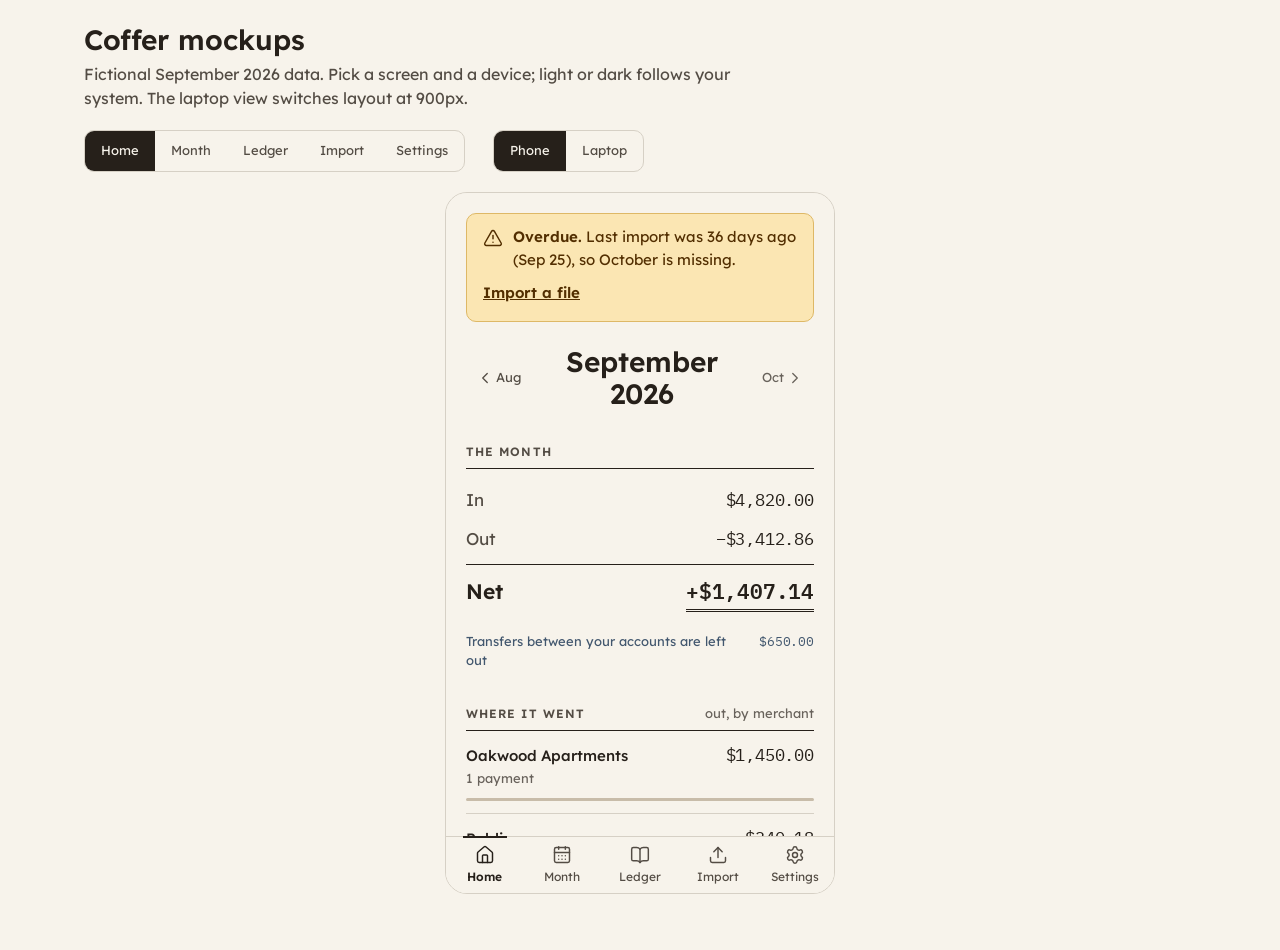
<file: docs/mockups/index.html>
<!doctype html>
<html lang="en">
<head>
<meta charset="utf-8">
<meta name="viewport" content="width=device-width, initial-scale=1">
<title>Coffer: Mockups</title>
<link rel="stylesheet" href="coffer.css">
<style>
  /* One screen at a time, chosen with radio buttons (no script). Nothing scrolls sideways. */
  body { padding-bottom: 32px; }
  .shell { max-width: 72rem; margin: 0 auto; padding: 24px 20px; }
  .shell h1 { font: 600 var(--t-xl)/1.15 var(--serif); margin: 0 0 6px; }
  .shell > p { margin: 0 0 20px; max-width: 65ch; color: var(--ink-2); }
  .controls { display: flex; flex-wrap: wrap; gap: 12px 28px; align-items: center; margin-bottom: 20px; }
  .group { display: inline-flex; flex-wrap: wrap; border: 1px solid var(--rule); border-radius: 10px; overflow: hidden; }
  .group input { position: absolute; opacity: 0; pointer-events: none; }
  .group label { min-height: 40px; display: inline-flex; align-items: center; padding: 0 16px; font-size: var(--t-sm); color: var(--ink-2); cursor: pointer; transition: background 150ms var(--ease); }
  .group label:hover { background: var(--paper-2); }
  .group input:checked + label { background: var(--ink); color: var(--paper); }
  .group input:focus-visible + label { outline: 2px solid var(--focus); outline-offset: -2px; }
  .stage { display: flex; justify-content: center; }
  iframe { display: none; width: 390px; max-width: 100%; height: 78vh; min-height: 560px; border: 1px solid var(--rule); border-radius: 22px; background: var(--paper); }
  .shell:has(#d-laptop:checked) iframe { width: 100%; border-radius: 12px; }
  .shell:has(#s-home:checked) .f-home,
  .shell:has(#s-month:checked) .f-month,
  .shell:has(#s-ledger:checked) .f-ledger,
  .shell:has(#s-import:checked) .f-import,
  .shell:has(#s-settings:checked) .f-settings { display: block; }
</style>
</head>
<body>
<div class="shell">
  <h1>Coffer mockups</h1>
  <p>Fictional September 2026 data. Pick a screen and a device; light or dark follows your system. The laptop view switches layout at 900px.</p>

  <div class="controls">
    <div class="group" role="radiogroup" aria-label="Screen">
      <input type="radio" name="s" id="s-home" checked><label for="s-home">Home</label>
      <input type="radio" name="s" id="s-month"><label for="s-month">Month</label>
      <input type="radio" name="s" id="s-ledger"><label for="s-ledger">Ledger</label>
      <input type="radio" name="s" id="s-import"><label for="s-import">Import</label>
      <input type="radio" name="s" id="s-settings"><label for="s-settings">Settings</label>
    </div>
    <div class="group" role="radiogroup" aria-label="Device">
      <input type="radio" name="d" id="d-phone" checked><label for="d-phone">Phone</label>
      <input type="radio" name="d" id="d-laptop"><label for="d-laptop">Laptop</label>
    </div>
  </div>

  <div class="stage">
    <iframe class="f-home" src="home.html" title="Home"></iframe>
    <iframe class="f-month" src="month.html" title="Month"></iframe>
    <iframe class="f-ledger" src="transactions.html" title="Ledger"></iframe>
    <iframe class="f-import" src="import.html" title="Import"></iframe>
    <iframe class="f-settings" src="settings.html" title="Settings"></iframe>
  </div>
</div>
</body>
</html>
</file>
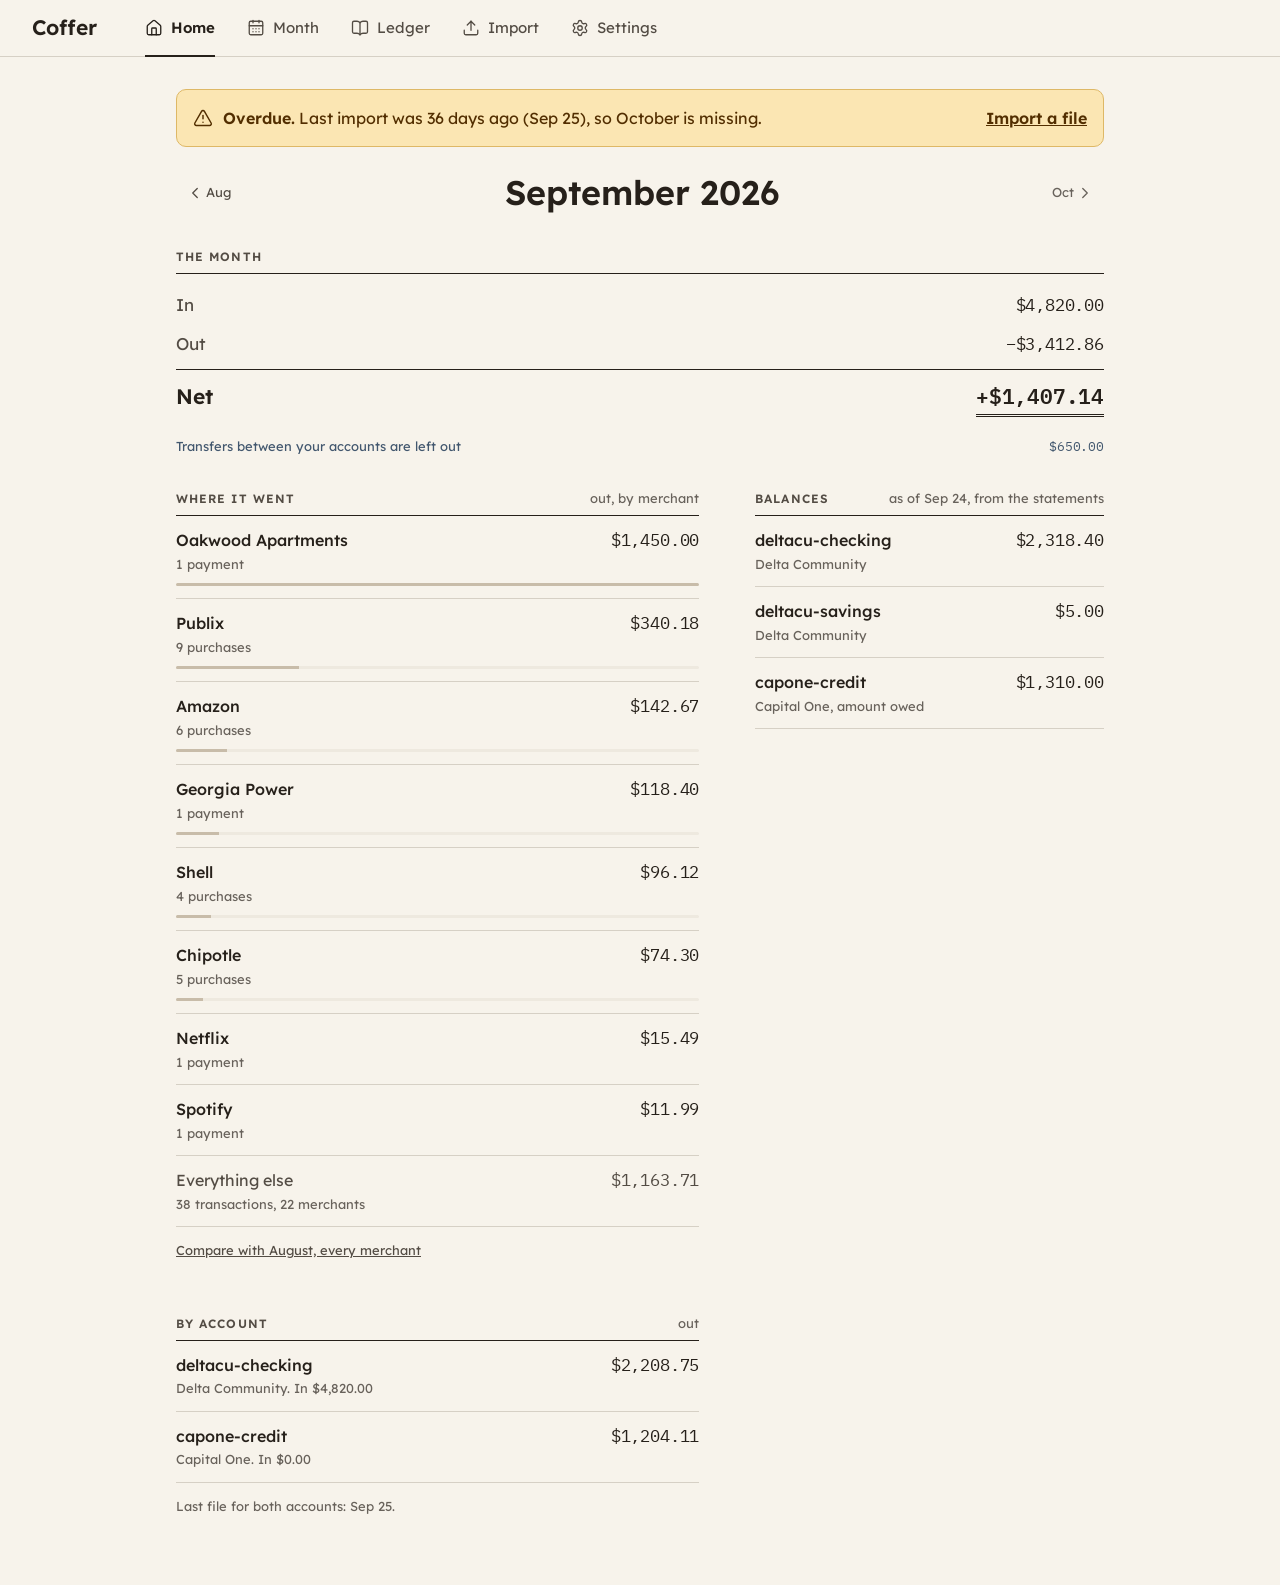
<file: docs/mockups/home.html>
<!doctype html>
<html lang="en">
<head>
<meta charset="utf-8">
<meta name="viewport" content="width=device-width, initial-scale=1">
<title>Coffer: Home</title>
<link rel="stylesheet" href="coffer.css">
</head>
<body>
<nav class="nav" aria-label="Main">
  <span class="brand">Coffer</span>
  <a href="home.html" aria-current="page"><svg class="ic" viewBox="0 0 24 24" fill="none" stroke="currentColor" stroke-width="1.75" stroke-linecap="round" stroke-linejoin="round" aria-hidden="true"><path d="M15 21v-8a1 1 0 0 0-1-1h-4a1 1 0 0 0-1 1v8" /><path d="M3 10a2 2 0 0 1 .709-1.528l7-6a2 2 0 0 1 2.582 0l7 6A2 2 0 0 1 21 10v9a2 2 0 0 1-2 2H5a2 2 0 0 1-2-2z" /></svg><span>Home</span></a>
  <a href="month.html"><svg class="ic" viewBox="0 0 24 24" fill="none" stroke="currentColor" stroke-width="1.75" stroke-linecap="round" stroke-linejoin="round" aria-hidden="true"><path d="M8 2v3" /><path d="M16 2v3" /><rect x="3" y="3" width="18" height="18" rx="2" /><path d="M3 9h18" /><path d="M8 13h.01" /><path d="M12 13h.01" /><path d="M16 13h.01" /><path d="M8 17h.01" /><path d="M12 17h.01" /><path d="M16 17h.01" /></svg><span>Month</span></a>
  <a href="transactions.html"><svg class="ic" viewBox="0 0 24 24" fill="none" stroke="currentColor" stroke-width="1.75" stroke-linecap="round" stroke-linejoin="round" aria-hidden="true"><path d="M12 5v16" /><path d="M20.001 19A2 2 0 0022 17V5a2 2 0 00-1.999-2L16 3.002A5 5 0 0012 5a5 5 0 00-4-2H4a2 2 0 00-2 2v12a2 2 0 001.999 2H8a5 5 0 014 2 5 5 0 014-2z" /></svg><span>Ledger</span></a>
  <a href="import.html"><svg class="ic" viewBox="0 0 24 24" fill="none" stroke="currentColor" stroke-width="1.75" stroke-linecap="round" stroke-linejoin="round" aria-hidden="true"><path d="M12 3v12" /><path d="m17 8-5-5-5 5" /><path d="M21 15v4a2 2 0 0 1-2 2H5a2 2 0 0 1-2-2v-4" /></svg><span>Import</span></a>
  <a href="settings.html"><svg class="ic" viewBox="0 0 24 24" fill="none" stroke="currentColor" stroke-width="1.75" stroke-linecap="round" stroke-linejoin="round" aria-hidden="true"><path d="M9.671 4.136a2.34 2.34 0 0 1 4.659 0 2.34 2.34 0 0 0 3.319 1.915 2.34 2.34 0 0 1 2.33 4.033 2.34 2.34 0 0 0 0 3.831 2.34 2.34 0 0 1-2.33 4.033 2.34 2.34 0 0 0-3.319 1.915 2.34 2.34 0 0 1-4.659 0 2.34 2.34 0 0 0-3.32-1.915 2.34 2.34 0 0 1-2.33-4.033 2.34 2.34 0 0 0 0-3.831A2.34 2.34 0 0 1 6.35 6.051a2.34 2.34 0 0 0 3.319-1.915" /><circle cx="12" cy="12" r="3" /></svg><span>Settings</span></a>
</nav>

<main class="page">
  <div class="banner" role="status">
    <span class="msg"><svg class="ic" viewBox="0 0 24 24" fill="none" stroke="currentColor" stroke-width="1.75" stroke-linecap="round" stroke-linejoin="round" aria-hidden="true"><path d="m21.73 18-8-14a2 2 0 0 0-3.48 0l-8 14A2 2 0 0 0 4 21h16a2 2 0 0 0 1.73-3" /><path d="M12 9v4" /><path d="M12 17h.01" /></svg><span><b>Overdue.</b> Last import was 36 days ago (Sep 25), so October is missing.</span></span>
    <a href="import.html">Import a file</a>
  </div>

  <div class="head">
    <a class="go" href="#"><svg class="ic" viewBox="0 0 24 24" fill="none" stroke="currentColor" stroke-width="1.75" stroke-linecap="round" stroke-linejoin="round" aria-hidden="true"><path d="m15 18-6-6 6-6" /></svg>Aug</a>
    <h1>September 2026</h1>
    <a class="go off" href="#">Oct<svg class="ic" viewBox="0 0 24 24" fill="none" stroke="currentColor" stroke-width="1.75" stroke-linecap="round" stroke-linejoin="round" aria-hidden="true"><path d="m9 18 6-6-6-6" /></svg></a>
  </div>

  <section class="sec" aria-labelledby="sum-h">
    <h2 id="sum-h">The month</h2>
    <dl class="sum" style="margin-top:12px">
      <div><dt>In</dt><dd>$4,820.00</dd></div>
      <div><dt>Out</dt><dd>&minus;$3,412.86</dd></div>
      <div class="total"><dt>Net</dt><dd>+$1,407.14</dd></div>
    </dl>
    <p class="sum-note"><span>Transfers between your accounts are left out</span><span class="amt">$650.00</span></p>
  </section>

  <div class="cols" style="margin-top:36px">
    <section class="sec" aria-labelledby="where-h">
      <h2 id="where-h">Where it went <span>out, by merchant</span></h2>
      <ul class="rows">
        <li class="row"><span class="name">Oakwood Apartments</span><span class="amt">$1,450.00</span><span class="sub">1 payment</span><span class="bar"><i style="width:100%"></i></span></li>
        <li class="row"><span class="name">Publix</span><span class="amt">$340.18</span><span class="sub">9 purchases</span><span class="bar"><i style="width:23.5%"></i></span></li>
        <li class="row"><span class="name">Amazon</span><span class="amt">$142.67</span><span class="sub">6 purchases</span><span class="bar"><i style="width:9.8%"></i></span></li>
        <li class="row"><span class="name">Georgia Power</span><span class="amt">$118.40</span><span class="sub">1 payment</span><span class="bar"><i style="width:8.2%"></i></span></li>
        <li class="row"><span class="name">Shell</span><span class="amt">$96.12</span><span class="sub">4 purchases</span><span class="bar"><i style="width:6.6%"></i></span></li>
        <li class="row"><span class="name">Chipotle</span><span class="amt">$74.30</span><span class="sub">5 purchases</span><span class="bar"><i style="width:5.1%"></i></span></li>
        <li class="row"><span class="name">Netflix</span><span class="amt">$15.49</span><span class="sub">1 payment</span></li>
        <li class="row"><span class="name">Spotify</span><span class="amt">$11.99</span><span class="sub">1 payment</span></li>
        <li class="row quiet"><span class="name">Everything else</span><span class="amt">$1,163.71</span><span class="sub">38 transactions, 22 merchants</span></li>
      </ul>
      <a class="more" href="month.html">Compare with August, every merchant</a>
    </section>

    <section class="sec" aria-labelledby="bal-h">
      <h2 id="bal-h">Balances <span>as of Sep 24, from the statements</span></h2>
      <ul class="rows">
        <li class="row"><span class="name">deltacu-checking</span><span class="amt">$2,318.40</span><span class="sub">Delta Community</span></li>
        <li class="row"><span class="name">deltacu-savings</span><span class="amt">$5.00</span><span class="sub">Delta Community</span></li>
        <li class="row"><span class="name">capone-credit</span><span class="amt">$1,310.00</span><span class="sub">Capital One, amount owed</span></li>
      </ul>
    </section>

    <section class="sec" aria-labelledby="acct-h">
      <h2 id="acct-h">By account <span>out</span></h2>
      <ul class="rows">
        <li class="row"><span class="name">deltacu-checking</span><span class="amt">$2,208.75</span><span class="sub">Delta Community. In $4,820.00</span></li>
        <li class="row"><span class="name">capone-credit</span><span class="amt">$1,204.11</span><span class="sub">Capital One. In $0.00</span></li>
      </ul>
      <p class="faint small" style="margin-top:14px">Last file for both accounts: Sep 25.</p>
    </section>
  </div>
</main>
</body>
</html>
</file>
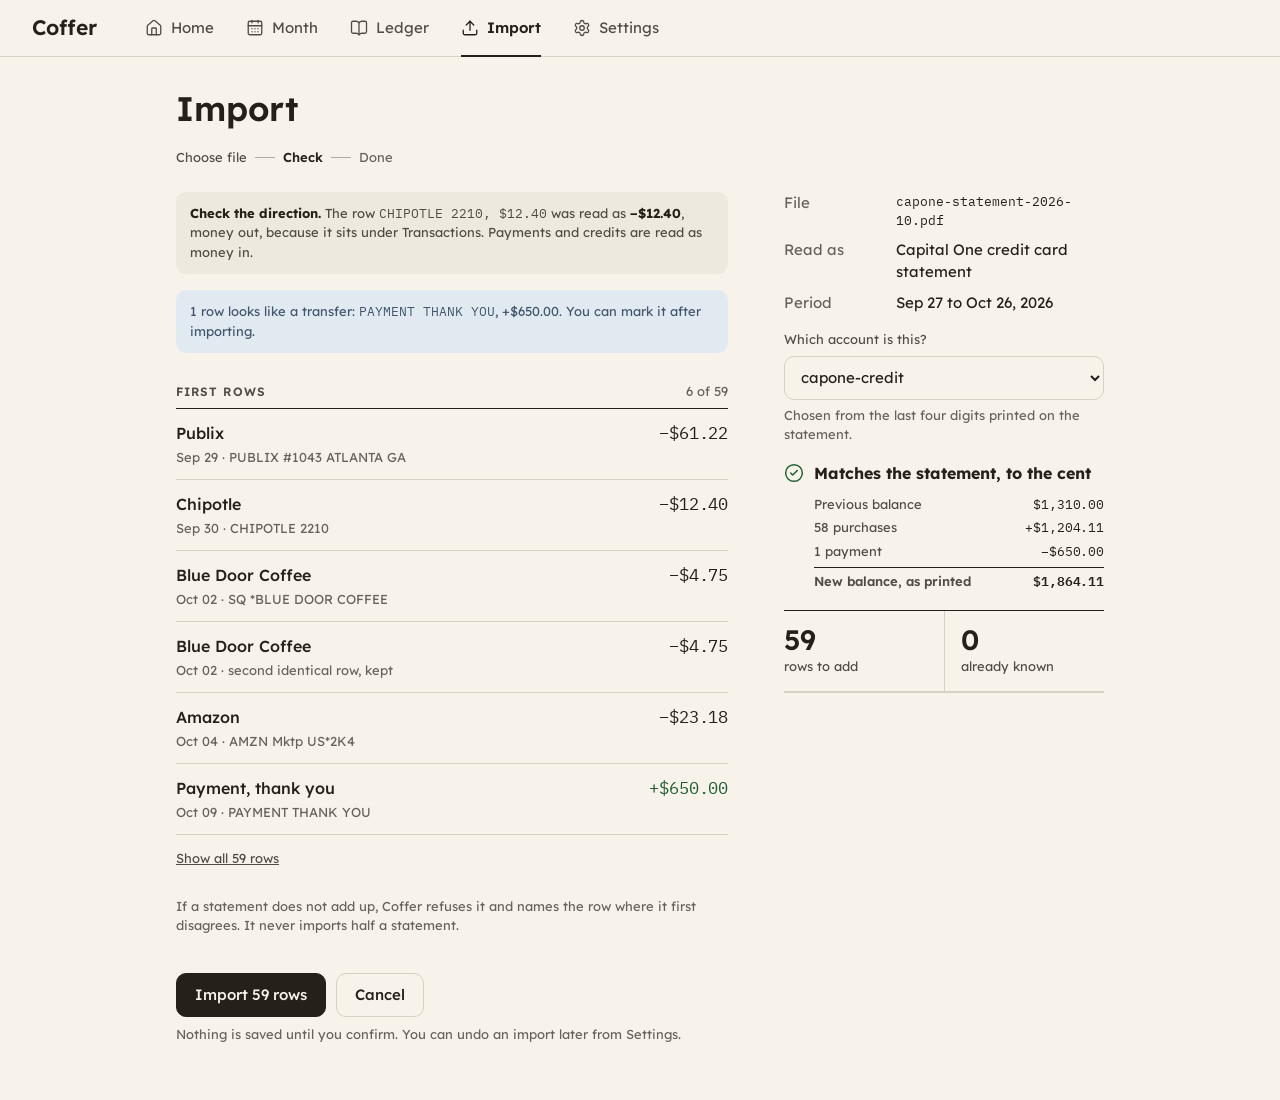
<file: docs/mockups/import.html>
<!doctype html>
<html lang="en">
<head>
<meta charset="utf-8">
<meta name="viewport" content="width=device-width, initial-scale=1">
<title>Coffer: Import</title>
<link rel="stylesheet" href="coffer.css">
<style>
  .import-grid .rail { margin-bottom: 8px; }
  .proof { display: flex; gap: 10px; align-items: flex-start; }
  .proof .ic { margin-top: 2px; color: var(--fall); }
  .proof dl { margin: 8px 0 0; font-size: var(--t-sm); }
  .proof dl > div { display: flex; justify-content: space-between; padding: 2px 0; }
  .proof dt { color: var(--ink-2); } .proof dd { margin: 0; font-variant-numeric: tabular-nums; }
  .proof .eq { border-top: 1px solid var(--rule-strong); margin-top: 4px; padding-top: 4px; font-weight: 600; }
  @media (min-width: 900px) {
    .import-grid .rail { grid-column: 2; grid-row: 1; position: sticky; top: 24px; margin: 0; }
    .import-grid .body { grid-column: 1; grid-row: 1; }
    .import-grid .counts { grid-template-columns: repeat(2, 1fr); }
    .import-grid .counts > div:nth-child(even) { border-left: 1px solid var(--rule); padding-left: 16px; }
    .import-grid .counts > div { border-bottom: 1px solid var(--rule); padding-right: 0; }
  }
</style>
</head>
<body>
<nav class="nav" aria-label="Main">
  <span class="brand">Coffer</span>
  <a href="home.html"><svg class="ic" viewBox="0 0 24 24" fill="none" stroke="currentColor" stroke-width="1.75" stroke-linecap="round" stroke-linejoin="round" aria-hidden="true"><path d="M15 21v-8a1 1 0 0 0-1-1h-4a1 1 0 0 0-1 1v8" /><path d="M3 10a2 2 0 0 1 .709-1.528l7-6a2 2 0 0 1 2.582 0l7 6A2 2 0 0 1 21 10v9a2 2 0 0 1-2 2H5a2 2 0 0 1-2-2z" /></svg><span>Home</span></a>
  <a href="month.html"><svg class="ic" viewBox="0 0 24 24" fill="none" stroke="currentColor" stroke-width="1.75" stroke-linecap="round" stroke-linejoin="round" aria-hidden="true"><path d="M8 2v3" /><path d="M16 2v3" /><rect x="3" y="3" width="18" height="18" rx="2" /><path d="M3 9h18" /><path d="M8 13h.01" /><path d="M12 13h.01" /><path d="M16 13h.01" /><path d="M8 17h.01" /><path d="M12 17h.01" /><path d="M16 17h.01" /></svg><span>Month</span></a>
  <a href="transactions.html"><svg class="ic" viewBox="0 0 24 24" fill="none" stroke="currentColor" stroke-width="1.75" stroke-linecap="round" stroke-linejoin="round" aria-hidden="true"><path d="M12 5v16" /><path d="M20.001 19A2 2 0 0022 17V5a2 2 0 00-1.999-2L16 3.002A5 5 0 0012 5a5 5 0 00-4-2H4a2 2 0 00-2 2v12a2 2 0 001.999 2H8a5 5 0 014 2 5 5 0 014-2z" /></svg><span>Ledger</span></a>
  <a href="import.html" aria-current="page"><svg class="ic" viewBox="0 0 24 24" fill="none" stroke="currentColor" stroke-width="1.75" stroke-linecap="round" stroke-linejoin="round" aria-hidden="true"><path d="M12 3v12" /><path d="m17 8-5-5-5 5" /><path d="M21 15v4a2 2 0 0 1-2 2H5a2 2 0 0 1-2-2v-4" /></svg><span>Import</span></a>
  <a href="settings.html"><svg class="ic" viewBox="0 0 24 24" fill="none" stroke="currentColor" stroke-width="1.75" stroke-linecap="round" stroke-linejoin="round" aria-hidden="true"><path d="M9.671 4.136a2.34 2.34 0 0 1 4.659 0 2.34 2.34 0 0 0 3.319 1.915 2.34 2.34 0 0 1 2.33 4.033 2.34 2.34 0 0 0 0 3.831 2.34 2.34 0 0 1-2.33 4.033 2.34 2.34 0 0 0-3.319 1.915 2.34 2.34 0 0 1-4.659 0 2.34 2.34 0 0 0-3.32-1.915 2.34 2.34 0 0 1-2.33-4.033 2.34 2.34 0 0 0 0-3.831A2.34 2.34 0 0 1 6.35 6.051a2.34 2.34 0 0 0 3.319-1.915" /><circle cx="12" cy="12" r="3" /></svg><span>Settings</span></a>
</nav>

<main class="page">
  <div class="head"><h1 class="title-left">Import</h1></div>

  <ol class="steps" aria-label="Progress">
    <li class="done">Choose file</li>
    <li class="on" aria-current="step">Check</li>
    <li>Done</li>
  </ol>

  <div class="import-grid">
    <div class="rail stack">
      <section>
        <dl class="kv" style="grid-template-columns:6rem minmax(0,1fr)">
          <dt>File</dt><dd class="mono">capone-statement-2026-10.pdf</dd>
          <dt>Read as</dt><dd>Capital One credit card statement</dd>
          <dt>Period</dt><dd>Sep 27 to Oct 26, 2026</dd>
        </dl>
      </section>
      <label class="f">Which account is this?
        <select class="field">
          <option>capone-credit</option>
          <option>deltacu-checking</option>
          <option>deltacu-savings</option>
          <option>Add a new account</option>
        </select>
      </label>
      <p class="faint small" style="margin-top:6px">Chosen from the last four digits printed on the statement.</p>

      <div class="proof" role="status">
        <svg class="ic" viewBox="0 0 24 24" fill="none" stroke="currentColor" stroke-width="1.75" stroke-linecap="round" stroke-linejoin="round" aria-hidden="true"><circle cx="12" cy="12" r="10" /><path d="m16 9-5.5 5.5L8 12" /></svg>
        <div style="flex:1">
          <strong>Matches the statement, to the cent</strong>
          <dl>
            <div><dt>Previous balance</dt><dd>$1,310.00</dd></div>
            <div><dt>58 purchases</dt><dd>+$1,204.11</dd></div>
            <div><dt>1 payment</dt><dd>&minus;$650.00</dd></div>
            <div class="eq"><dt>New balance, as printed</dt><dd>$1,864.11</dd></div>
          </dl>
        </div>
      </div>

      <div class="counts">
        <div><div class="n">59</div><div class="l">rows to add</div></div>
        <div><div class="n">0</div><div class="l">already known</div></div>
      </div>
    </div>

    <div class="body">
      <p class="tint-note" style="margin-top:0"><b>Check the direction.</b> The row <span class="mono">CHIPOTLE 2210, $12.40</span> was read as <b>&minus;$12.40</b>, money out, because it sits under Transactions. Payments and credits are read as money in.</p>
      <p class="tint-transfer small" style="margin-top:0">1 row looks like a transfer: <span class="mono">PAYMENT THANK YOU</span>, +$650.00. You can mark it after importing.</p>

      <section class="sec" aria-labelledby="rows-h" style="margin-top:32px">
        <h2 id="rows-h">First rows <span>6 of 59</span></h2>
        <ul class="rows">
          <li class="row"><span class="name">Publix</span><span class="amt">&minus;$61.22</span><span class="sub">Sep 29 &middot; PUBLIX #1043 ATLANTA GA</span></li>
          <li class="row"><span class="name">Chipotle</span><span class="amt">&minus;$12.40</span><span class="sub">Sep 30 &middot; CHIPOTLE 2210</span></li>
          <li class="row"><span class="name">Blue Door Coffee</span><span class="amt">&minus;$4.75</span><span class="sub">Oct 02 &middot; SQ *BLUE DOOR COFFEE</span></li>
          <li class="row"><span class="name">Blue Door Coffee</span><span class="amt">&minus;$4.75</span><span class="sub">Oct 02 &middot; second identical row, kept</span></li>
          <li class="row"><span class="name">Amazon</span><span class="amt">&minus;$23.18</span><span class="sub">Oct 04 &middot; AMZN Mktp US*2K4</span></li>
          <li class="row"><span class="name">Payment, thank you</span><span class="amt fall">+$650.00</span><span class="sub">Oct 09 &middot; PAYMENT THANK YOU</span></li>
        </ul>
        <a class="more" href="#">Show all 59 rows</a>
      </section>

      <p class="faint small" style="margin-top:28px">If a statement does not add up, Coffer refuses it and names the row where it first disagrees. It never imports half a statement.</p>
    </div>
  </div>

  <div class="confirm">
    <div class="actions">
      <a class="btn primary" href="#">Import 59 rows</a>
      <a class="btn" href="#">Cancel</a>
    </div>
    <p>Nothing is saved until you confirm. You can undo an import later from Settings.</p>
  </div>
</main>
</body>
</html>
</file>
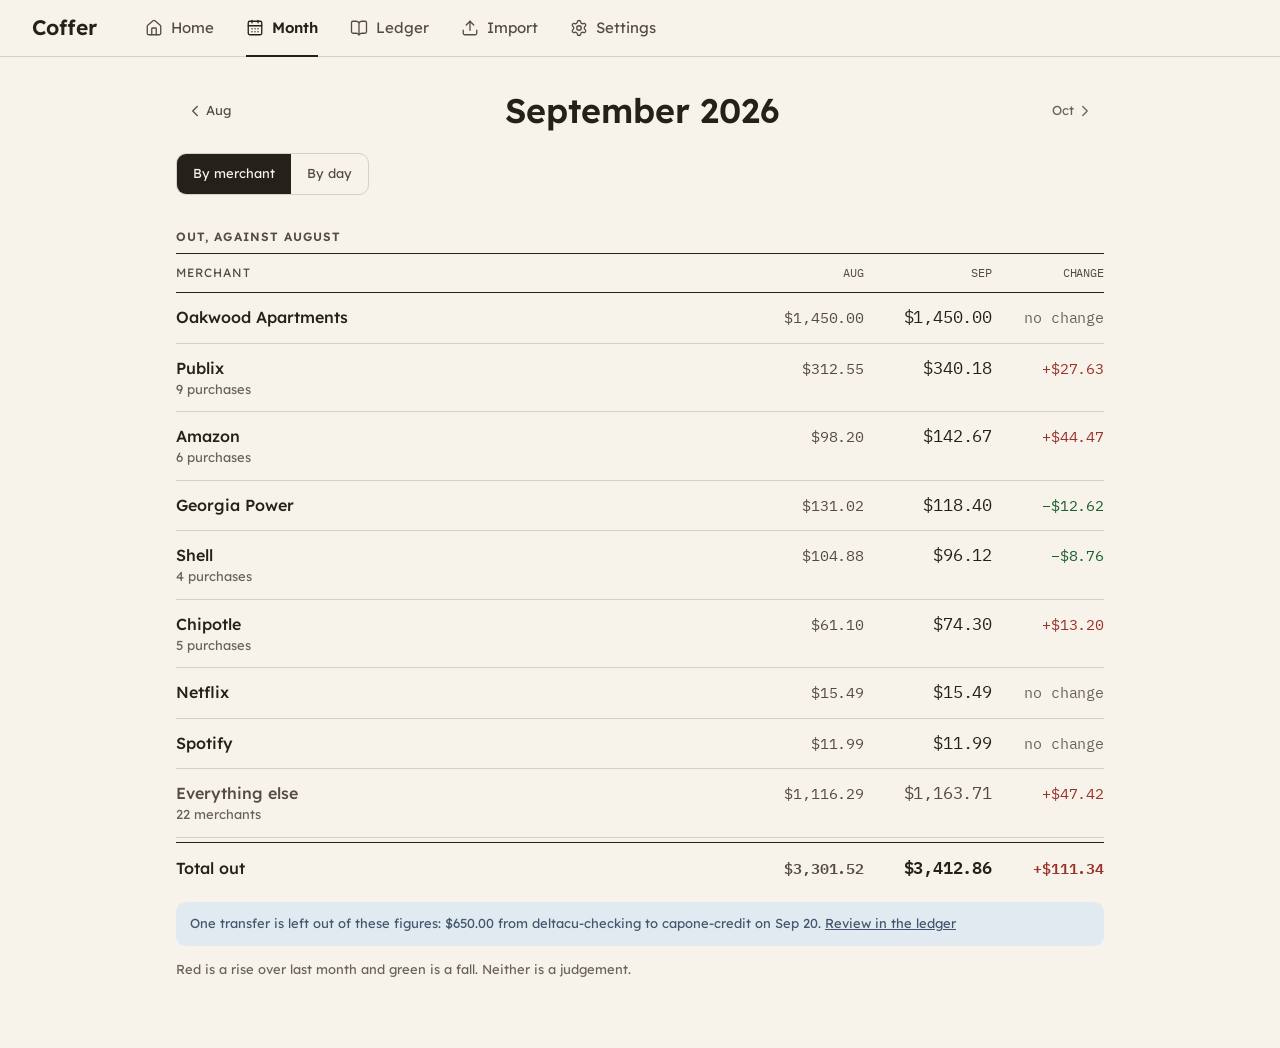
<file: docs/mockups/month.html>
<!doctype html>
<html lang="en">
<head>
<meta charset="utf-8">
<meta name="viewport" content="width=device-width, initial-scale=1">
<title>Coffer: Month</title>
<link rel="stylesheet" href="coffer.css">
</head>
<body>
<nav class="nav" aria-label="Main">
  <span class="brand">Coffer</span>
  <a href="home.html"><svg class="ic" viewBox="0 0 24 24" fill="none" stroke="currentColor" stroke-width="1.75" stroke-linecap="round" stroke-linejoin="round" aria-hidden="true"><path d="M15 21v-8a1 1 0 0 0-1-1h-4a1 1 0 0 0-1 1v8" /><path d="M3 10a2 2 0 0 1 .709-1.528l7-6a2 2 0 0 1 2.582 0l7 6A2 2 0 0 1 21 10v9a2 2 0 0 1-2 2H5a2 2 0 0 1-2-2z" /></svg><span>Home</span></a>
  <a href="month.html" aria-current="page"><svg class="ic" viewBox="0 0 24 24" fill="none" stroke="currentColor" stroke-width="1.75" stroke-linecap="round" stroke-linejoin="round" aria-hidden="true"><path d="M8 2v3" /><path d="M16 2v3" /><rect x="3" y="3" width="18" height="18" rx="2" /><path d="M3 9h18" /><path d="M8 13h.01" /><path d="M12 13h.01" /><path d="M16 13h.01" /><path d="M8 17h.01" /><path d="M12 17h.01" /><path d="M16 17h.01" /></svg><span>Month</span></a>
  <a href="transactions.html"><svg class="ic" viewBox="0 0 24 24" fill="none" stroke="currentColor" stroke-width="1.75" stroke-linecap="round" stroke-linejoin="round" aria-hidden="true"><path d="M12 5v16" /><path d="M20.001 19A2 2 0 0022 17V5a2 2 0 00-1.999-2L16 3.002A5 5 0 0012 5a5 5 0 00-4-2H4a2 2 0 00-2 2v12a2 2 0 001.999 2H8a5 5 0 014 2 5 5 0 014-2z" /></svg><span>Ledger</span></a>
  <a href="import.html"><svg class="ic" viewBox="0 0 24 24" fill="none" stroke="currentColor" stroke-width="1.75" stroke-linecap="round" stroke-linejoin="round" aria-hidden="true"><path d="M12 3v12" /><path d="m17 8-5-5-5 5" /><path d="M21 15v4a2 2 0 0 1-2 2H5a2 2 0 0 1-2-2v-4" /></svg><span>Import</span></a>
  <a href="settings.html"><svg class="ic" viewBox="0 0 24 24" fill="none" stroke="currentColor" stroke-width="1.75" stroke-linecap="round" stroke-linejoin="round" aria-hidden="true"><path d="M9.671 4.136a2.34 2.34 0 0 1 4.659 0 2.34 2.34 0 0 0 3.319 1.915 2.34 2.34 0 0 1 2.33 4.033 2.34 2.34 0 0 0 0 3.831 2.34 2.34 0 0 1-2.33 4.033 2.34 2.34 0 0 0-3.319 1.915 2.34 2.34 0 0 1-4.659 0 2.34 2.34 0 0 0-3.32-1.915 2.34 2.34 0 0 1-2.33-4.033 2.34 2.34 0 0 0 0-3.831A2.34 2.34 0 0 1 6.35 6.051a2.34 2.34 0 0 0 3.319-1.915" /><circle cx="12" cy="12" r="3" /></svg><span>Settings</span></a>
</nav>

<main class="page">
  <div class="head">
    <a class="go" href="#"><svg class="ic" viewBox="0 0 24 24" fill="none" stroke="currentColor" stroke-width="1.75" stroke-linecap="round" stroke-linejoin="round" aria-hidden="true"><path d="m15 18-6-6 6-6" /></svg>Aug</a>
    <h1>September 2026</h1>
    <a class="go off" href="#">Oct<svg class="ic" viewBox="0 0 24 24" fill="none" stroke="currentColor" stroke-width="1.75" stroke-linecap="round" stroke-linejoin="round" aria-hidden="true"><path d="m9 18 6-6-6-6" /></svg></a>
  </div>

  <div style="margin-bottom:8px">
    <span class="seg" aria-label="Group by">
      <a href="#" class="on" aria-current="true">By merchant</a>
      <a href="#">By day</a>
    </span>
  </div>

  <section class="sec" aria-labelledby="cmp-h">
    <h2 id="cmp-h">Out, against August</h2>
    <div class="cmp-head" aria-hidden="true"><span>Merchant</span><span class="amt">Aug</span><span class="amt">Sep</span><span class="amt">Change</span></div>
    <ul class="rows">
      <li class="cmp"><span class="n">Oakwood Apartments</span><span class="now amt">$1,450.00</span><span class="was amt"><span class="lbl">Aug </span>$1,450.00</span><span class="chg amt faint">no change</span></li>
      <li class="cmp"><span class="n">Publix<small>9 purchases</small></span><span class="now amt">$340.18</span><span class="was amt"><span class="lbl">Aug </span>$312.55</span><span class="chg amt rise">+$27.63</span></li>
      <li class="cmp"><span class="n">Amazon<small>6 purchases</small></span><span class="now amt">$142.67</span><span class="was amt"><span class="lbl">Aug </span>$98.20</span><span class="chg amt rise">+$44.47</span></li>
      <li class="cmp"><span class="n">Georgia Power</span><span class="now amt">$118.40</span><span class="was amt"><span class="lbl">Aug </span>$131.02</span><span class="chg amt fall">&minus;$12.62</span></li>
      <li class="cmp"><span class="n">Shell<small>4 purchases</small></span><span class="now amt">$96.12</span><span class="was amt"><span class="lbl">Aug </span>$104.88</span><span class="chg amt fall">&minus;$8.76</span></li>
      <li class="cmp"><span class="n">Chipotle<small>5 purchases</small></span><span class="now amt">$74.30</span><span class="was amt"><span class="lbl">Aug </span>$61.10</span><span class="chg amt rise">+$13.20</span></li>
      <li class="cmp"><span class="n">Netflix</span><span class="now amt">$15.49</span><span class="was amt"><span class="lbl">Aug </span>$15.49</span><span class="chg amt faint">no change</span></li>
      <li class="cmp"><span class="n">Spotify</span><span class="now amt">$11.99</span><span class="was amt"><span class="lbl">Aug </span>$11.99</span><span class="chg amt faint">no change</span></li>
      <li class="cmp"><span class="n muted">Everything else<small>22 merchants</small></span><span class="now amt muted">$1,163.71</span><span class="was amt"><span class="lbl">Aug </span>$1,116.29</span><span class="chg amt rise">+$47.42</span></li>
      <li class="cmp total"><span class="n">Total out</span><span class="now amt">$3,412.86</span><span class="was amt"><span class="lbl">Aug </span>$3,301.52</span><span class="chg amt rise">+$111.34</span></li>
    </ul>
  </section>

  <p class="tint-transfer small">One transfer is left out of these figures: $650.00 from deltacu-checking to capone-credit on Sep 20. <a href="transactions.html">Review in the ledger</a></p>
  <p class="faint small" style="margin-top:14px">Red is a rise over last month and green is a fall. Neither is a judgement.</p>
</main>
</body>
</html>
</file>
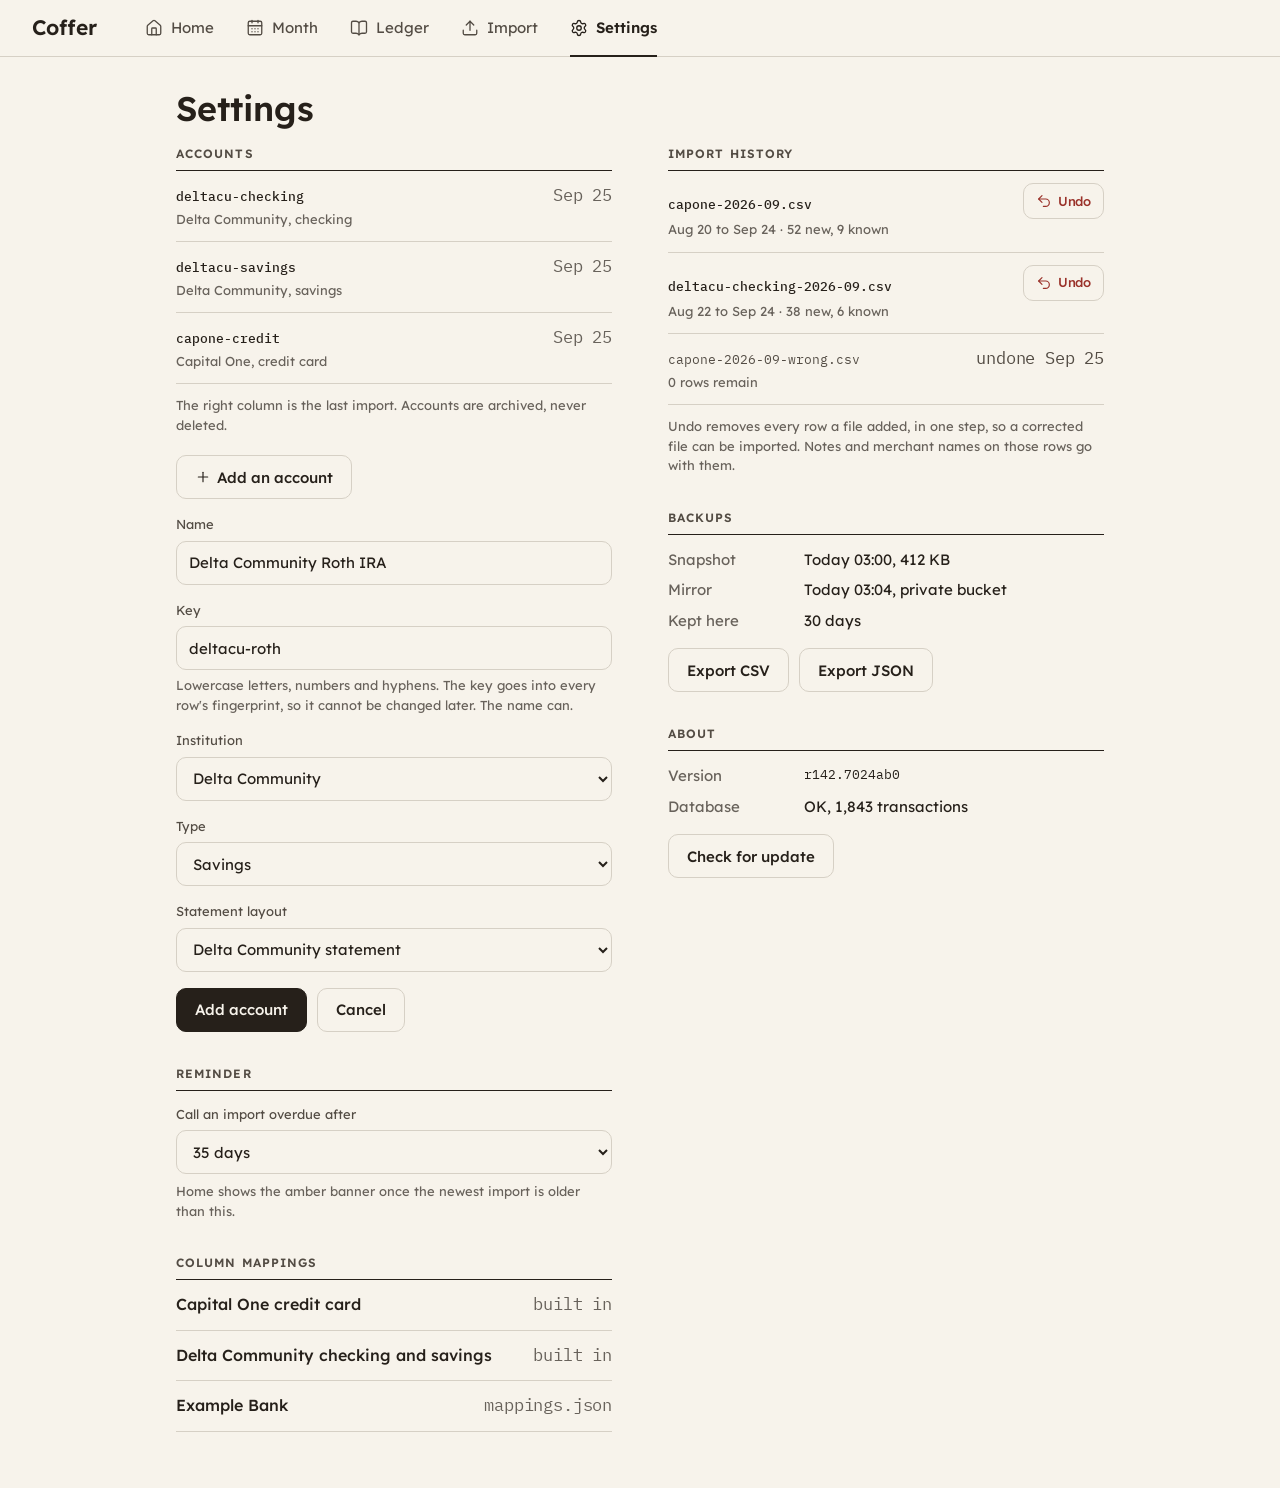
<file: docs/mockups/settings.html>
<!doctype html>
<html lang="en">
<head>
<meta charset="utf-8">
<meta name="viewport" content="width=device-width, initial-scale=1">
<title>Coffer: Settings</title>
<link rel="stylesheet" href="coffer.css">
</head>
<body>
<nav class="nav" aria-label="Main">
  <span class="brand">Coffer</span>
  <a href="home.html"><svg class="ic" viewBox="0 0 24 24" fill="none" stroke="currentColor" stroke-width="1.75" stroke-linecap="round" stroke-linejoin="round" aria-hidden="true"><path d="M15 21v-8a1 1 0 0 0-1-1h-4a1 1 0 0 0-1 1v8" /><path d="M3 10a2 2 0 0 1 .709-1.528l7-6a2 2 0 0 1 2.582 0l7 6A2 2 0 0 1 21 10v9a2 2 0 0 1-2 2H5a2 2 0 0 1-2-2z" /></svg><span>Home</span></a>
  <a href="month.html"><svg class="ic" viewBox="0 0 24 24" fill="none" stroke="currentColor" stroke-width="1.75" stroke-linecap="round" stroke-linejoin="round" aria-hidden="true"><path d="M8 2v3" /><path d="M16 2v3" /><rect x="3" y="3" width="18" height="18" rx="2" /><path d="M3 9h18" /><path d="M8 13h.01" /><path d="M12 13h.01" /><path d="M16 13h.01" /><path d="M8 17h.01" /><path d="M12 17h.01" /><path d="M16 17h.01" /></svg><span>Month</span></a>
  <a href="transactions.html"><svg class="ic" viewBox="0 0 24 24" fill="none" stroke="currentColor" stroke-width="1.75" stroke-linecap="round" stroke-linejoin="round" aria-hidden="true"><path d="M12 5v16" /><path d="M20.001 19A2 2 0 0022 17V5a2 2 0 00-1.999-2L16 3.002A5 5 0 0012 5a5 5 0 00-4-2H4a2 2 0 00-2 2v12a2 2 0 001.999 2H8a5 5 0 014 2 5 5 0 014-2z" /></svg><span>Ledger</span></a>
  <a href="import.html"><svg class="ic" viewBox="0 0 24 24" fill="none" stroke="currentColor" stroke-width="1.75" stroke-linecap="round" stroke-linejoin="round" aria-hidden="true"><path d="M12 3v12" /><path d="m17 8-5-5-5 5" /><path d="M21 15v4a2 2 0 0 1-2 2H5a2 2 0 0 1-2-2v-4" /></svg><span>Import</span></a>
  <a href="settings.html" aria-current="page"><svg class="ic" viewBox="0 0 24 24" fill="none" stroke="currentColor" stroke-width="1.75" stroke-linecap="round" stroke-linejoin="round" aria-hidden="true"><path d="M9.671 4.136a2.34 2.34 0 0 1 4.659 0 2.34 2.34 0 0 0 3.319 1.915 2.34 2.34 0 0 1 2.33 4.033 2.34 2.34 0 0 0 0 3.831 2.34 2.34 0 0 1-2.33 4.033 2.34 2.34 0 0 0-3.319 1.915 2.34 2.34 0 0 1-4.659 0 2.34 2.34 0 0 0-3.32-1.915 2.34 2.34 0 0 1-2.33-4.033 2.34 2.34 0 0 0 0-3.831A2.34 2.34 0 0 1 6.35 6.051a2.34 2.34 0 0 0 3.319-1.915" /><circle cx="12" cy="12" r="3" /></svg><span>Settings</span></a>
</nav>

<main class="page">
  <div class="head"><h1 class="title-left">Settings</h1></div>

  <div class="cols even">
    <div>
      <section class="sec" aria-labelledby="acc-h">
        <h2 id="acc-h">Accounts</h2>
        <ul class="rows">
          <li class="row"><span class="name mono">deltacu-checking</span><span class="amt small faint">Sep 25</span><span class="sub">Delta Community, checking</span></li>
          <li class="row"><span class="name mono">deltacu-savings</span><span class="amt small faint">Sep 25</span><span class="sub">Delta Community, savings</span></li>
          <li class="row"><span class="name mono">capone-credit</span><span class="amt small faint">Sep 25</span><span class="sub">Capital One, credit card</span></li>
        </ul>
        <p class="faint small" style="margin-top:12px">The right column is the last import. Accounts are archived, never deleted.</p>

        <details class="add" open>
          <summary class="btn"><svg class="ic" viewBox="0 0 24 24" fill="none" stroke="currentColor" stroke-width="1.75" stroke-linecap="round" stroke-linejoin="round" aria-hidden="true"><path d="M5 12h14" /><path d="M12 5v14" /></svg>Add an account</summary>
          <div class="stack" style="margin-top:16px">
            <label class="f">Name
              <input class="field" value="Delta Community Roth IRA">
            </label>
            <label class="f">Key
              <input class="field mono" value="deltacu-roth">
            </label>
            <p class="faint small" style="margin-top:6px">Lowercase letters, numbers and hyphens. The key goes into every row's fingerprint, so it cannot be changed later. The name can.</p>
            <label class="f">Institution
              <select class="field"><option>Delta Community</option><option>Capital One</option><option>Another bank (needs a new reader)</option></select>
            </label>
            <label class="f">Type
              <select class="field"><option>Savings</option><option>Checking</option><option>Credit card</option><option>Loan</option><option>Cash</option></select>
            </label>
            <label class="f">Statement layout
              <select class="field"><option>Delta Community statement</option></select>
            </label>
            <div class="actions"><a class="btn primary" href="#">Add account</a><a class="btn" href="#">Cancel</a></div>
          </div>
        </details>
      </section>

      <section class="sec" aria-labelledby="rem-h">
        <h2 id="rem-h">Reminder</h2>
        <label class="f" style="margin-top:14px">Call an import overdue after
          <select class="field"><option>35 days</option><option>30 days</option><option>45 days</option></select>
        </label>
        <p class="faint small" style="margin-top:8px">Home shows the amber banner once the newest import is older than this.</p>
      </section>

      <section class="sec" aria-labelledby="map-h">
        <h2 id="map-h">Column mappings</h2>
        <ul class="rows">
          <li class="row"><span class="name">Capital One credit card</span><span class="amt small faint">built in</span></li>
          <li class="row"><span class="name">Delta Community checking and savings</span><span class="amt small faint">built in</span></li>
          <li class="row"><span class="name">Example Bank</span><span class="amt small faint">mappings.json</span></li>
        </ul>
      </section>
    </div>

    <div>
      <section class="sec" aria-labelledby="hist-h">
        <h2 id="hist-h">Import history</h2>
        <ul class="rows">
          <li class="row"><span class="name mono">capone-2026-09.csv</span><span class="amt"><a class="btn sm danger" href="#"><svg class="ic" viewBox="0 0 24 24" fill="none" stroke="currentColor" stroke-width="1.75" stroke-linecap="round" stroke-linejoin="round" aria-hidden="true"><path d="M9 14 4 9l5-5" /><path d="M4 9h10.5a5.5 5.5 0 0 1 5.5 5.5a5.5 5.5 0 0 1-5.5 5.5H11" /></svg>Undo</a></span><span class="sub">Aug 20 to Sep 24 &middot; 52 new, 9 known</span></li>
          <li class="row"><span class="name mono">deltacu-checking-2026-09.csv</span><span class="amt"><a class="btn sm danger" href="#"><svg class="ic" viewBox="0 0 24 24" fill="none" stroke="currentColor" stroke-width="1.75" stroke-linecap="round" stroke-linejoin="round" aria-hidden="true"><path d="M9 14 4 9l5-5" /><path d="M4 9h10.5a5.5 5.5 0 0 1 5.5 5.5a5.5 5.5 0 0 1-5.5 5.5H11" /></svg>Undo</a></span><span class="sub">Aug 22 to Sep 24 &middot; 38 new, 6 known</span></li>
          <li class="row quiet"><span class="name mono">capone-2026-09-wrong.csv</span><span class="amt small">undone Sep 25</span><span class="sub">0 rows remain</span></li>
        </ul>
        <p class="faint small" style="margin-top:12px">Undo removes every row a file added, in one step, so a corrected file can be imported. Notes and merchant names on those rows go with them.</p>
      </section>

      <section class="sec" aria-labelledby="bak-h">
        <h2 id="bak-h">Backups</h2>
        <dl class="kv" style="margin-top:14px">
          <dt>Snapshot</dt><dd>Today 03:00, 412 KB</dd>
          <dt>Mirror</dt><dd>Today 03:04, private bucket</dd>
          <dt>Kept here</dt><dd>30 days</dd>
        </dl>
        <div class="actions" style="margin-top:16px"><a class="btn" href="#">Export CSV</a><a class="btn" href="#">Export JSON</a></div>
      </section>

      <section class="sec" aria-labelledby="abt-h">
        <h2 id="abt-h">About</h2>
        <dl class="kv" style="margin-top:14px">
          <dt>Version</dt><dd class="mono">r142.7024ab0</dd>
          <dt>Database</dt><dd>OK, 1,843 transactions</dd>
        </dl>
        <div class="actions" style="margin-top:16px"><a class="btn" href="#">Check for update</a></div>
      </section>
    </div>
  </div>
</main>
</body>
</html>
</file>
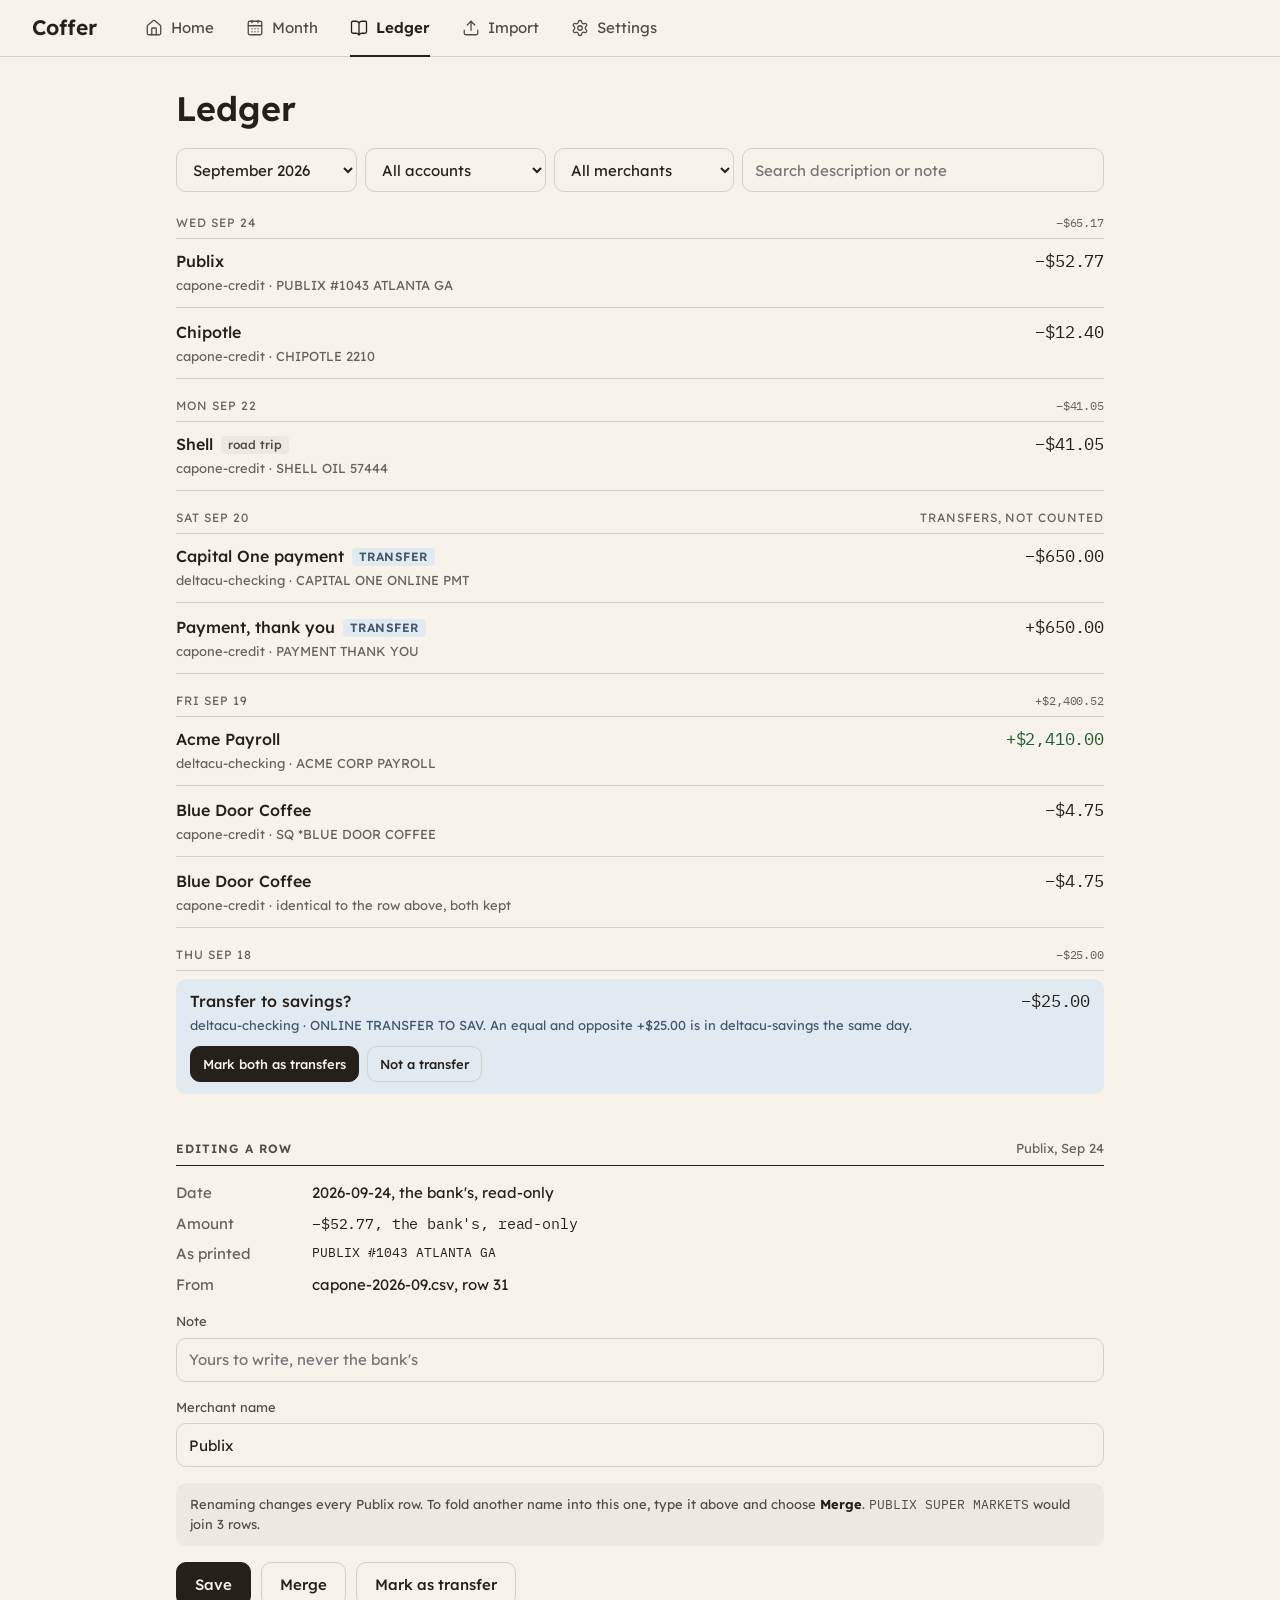
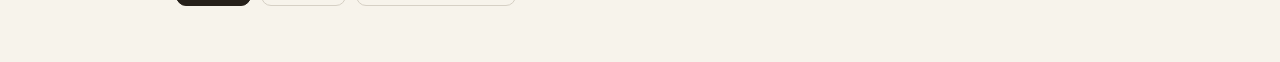
<file: docs/mockups/transactions.html>
<!doctype html>
<html lang="en">
<head>
<meta charset="utf-8">
<meta name="viewport" content="width=device-width, initial-scale=1">
<title>Coffer: Ledger</title>
<link rel="stylesheet" href="coffer.css">
</head>
<body>
<nav class="nav" aria-label="Main">
  <span class="brand">Coffer</span>
  <a href="home.html"><svg class="ic" viewBox="0 0 24 24" fill="none" stroke="currentColor" stroke-width="1.75" stroke-linecap="round" stroke-linejoin="round" aria-hidden="true"><path d="M15 21v-8a1 1 0 0 0-1-1h-4a1 1 0 0 0-1 1v8" /><path d="M3 10a2 2 0 0 1 .709-1.528l7-6a2 2 0 0 1 2.582 0l7 6A2 2 0 0 1 21 10v9a2 2 0 0 1-2 2H5a2 2 0 0 1-2-2z" /></svg><span>Home</span></a>
  <a href="month.html"><svg class="ic" viewBox="0 0 24 24" fill="none" stroke="currentColor" stroke-width="1.75" stroke-linecap="round" stroke-linejoin="round" aria-hidden="true"><path d="M8 2v3" /><path d="M16 2v3" /><rect x="3" y="3" width="18" height="18" rx="2" /><path d="M3 9h18" /><path d="M8 13h.01" /><path d="M12 13h.01" /><path d="M16 13h.01" /><path d="M8 17h.01" /><path d="M12 17h.01" /><path d="M16 17h.01" /></svg><span>Month</span></a>
  <a href="transactions.html" aria-current="page"><svg class="ic" viewBox="0 0 24 24" fill="none" stroke="currentColor" stroke-width="1.75" stroke-linecap="round" stroke-linejoin="round" aria-hidden="true"><path d="M12 5v16" /><path d="M20.001 19A2 2 0 0022 17V5a2 2 0 00-1.999-2L16 3.002A5 5 0 0012 5a5 5 0 00-4-2H4a2 2 0 00-2 2v12a2 2 0 001.999 2H8a5 5 0 014 2 5 5 0 014-2z" /></svg><span>Ledger</span></a>
  <a href="import.html"><svg class="ic" viewBox="0 0 24 24" fill="none" stroke="currentColor" stroke-width="1.75" stroke-linecap="round" stroke-linejoin="round" aria-hidden="true"><path d="M12 3v12" /><path d="m17 8-5-5-5 5" /><path d="M21 15v4a2 2 0 0 1-2 2H5a2 2 0 0 1-2-2v-4" /></svg><span>Import</span></a>
  <a href="settings.html"><svg class="ic" viewBox="0 0 24 24" fill="none" stroke="currentColor" stroke-width="1.75" stroke-linecap="round" stroke-linejoin="round" aria-hidden="true"><path d="M9.671 4.136a2.34 2.34 0 0 1 4.659 0 2.34 2.34 0 0 0 3.319 1.915 2.34 2.34 0 0 1 2.33 4.033 2.34 2.34 0 0 0 0 3.831 2.34 2.34 0 0 1-2.33 4.033 2.34 2.34 0 0 0-3.319 1.915 2.34 2.34 0 0 1-4.659 0 2.34 2.34 0 0 0-3.32-1.915 2.34 2.34 0 0 1-2.33-4.033 2.34 2.34 0 0 0 0-3.831A2.34 2.34 0 0 1 6.35 6.051a2.34 2.34 0 0 0 3.319-1.915" /><circle cx="12" cy="12" r="3" /></svg><span>Settings</span></a>
</nav>

<main class="page">
  <div class="head">
    <h1 class="title-left">Ledger</h1>
  </div>

  <div class="filters">
    <select class="field" aria-label="Month"><option>September 2026</option></select>
    <select class="field" aria-label="Account"><option>All accounts</option><option>deltacu-checking</option><option>capone-credit</option></select>
    <select class="field" aria-label="Merchant"><option>All merchants</option></select>
    <input class="field wide" type="search" placeholder="Search description or note" aria-label="Search">
  </div>

  <div class="day"><span>Wed Sep 24</span><span class="amt">&minus;$65.17</span></div>
  <ul class="rows">
    <li class="row"><span class="name">Publix</span><span class="amt">&minus;$52.77</span><span class="sub">capone-credit &middot; PUBLIX #1043 ATLANTA GA</span></li>
    <li class="row"><span class="name">Chipotle</span><span class="amt">&minus;$12.40</span><span class="sub">capone-credit &middot; CHIPOTLE 2210</span></li>
  </ul>

  <div class="day"><span>Mon Sep 22</span><span class="amt">&minus;$41.05</span></div>
  <ul class="rows">
    <li class="row"><span class="name">Shell<span class="tag note">road trip</span></span><span class="amt">&minus;$41.05</span><span class="sub">capone-credit &middot; SHELL OIL 57444</span></li>
  </ul>

  <div class="day"><span>Sat Sep 20</span><span>transfers, not counted</span></div>
  <ul class="rows">
    <li class="row"><span class="name">Capital One payment<span class="tag transfer">Transfer</span></span><span class="amt">&minus;$650.00</span><span class="sub">deltacu-checking &middot; CAPITAL ONE ONLINE PMT</span></li>
    <li class="row"><span class="name">Payment, thank you<span class="tag transfer">Transfer</span></span><span class="amt">+$650.00</span><span class="sub">capone-credit &middot; PAYMENT THANK YOU</span></li>
  </ul>

  <div class="day"><span>Fri Sep 19</span><span class="amt">+$2,400.52</span></div>
  <ul class="rows">
    <li class="row"><span class="name">Acme Payroll</span><span class="amt fall">+$2,410.00</span><span class="sub">deltacu-checking &middot; ACME CORP PAYROLL</span></li>
    <li class="row"><span class="name">Blue Door Coffee</span><span class="amt">&minus;$4.75</span><span class="sub">capone-credit &middot; SQ *BLUE DOOR COFFEE</span></li>
    <li class="row"><span class="name">Blue Door Coffee</span><span class="amt">&minus;$4.75</span><span class="sub">capone-credit &middot; identical to the row above, both kept</span></li>
  </ul>

  <div class="day"><span>Thu Sep 18</span><span class="amt">&minus;$25.00</span></div>
  <ul class="rows">
    <li class="row flag">
      <span class="name">Transfer to savings?</span><span class="amt">&minus;$25.00</span>
      <span class="sub">deltacu-checking &middot; ONLINE TRANSFER TO SAV. An equal and opposite +$25.00 is in deltacu-savings the same day.</span>
      <span class="row-actions"><a class="btn sm primary" href="#">Mark both as transfers</a><a class="btn sm" href="#">Not a transfer</a></span>
    </li>
  </ul>

  <section class="sec" aria-labelledby="edit-h" style="margin-top:48px">
    <h2 id="edit-h">Editing a row <span>Publix, Sep 24</span></h2>
    <div class="stack" style="margin-top:16px">
      <dl class="kv">
        <dt>Date</dt><dd>2026-09-24, the bank's, read-only</dd>
        <dt>Amount</dt><dd class="amt" style="text-align:left">&minus;$52.77, the bank's, read-only</dd>
        <dt>As printed</dt><dd class="mono">PUBLIX #1043 ATLANTA GA</dd>
        <dt>From</dt><dd>capone-2026-09.csv, row 31</dd>
      </dl>
      <label class="f">Note<input class="field" placeholder="Yours to write, never the bank's"></label>
      <label class="f">Merchant name<input class="field" value="Publix"></label>
      <p class="tint-note">Renaming changes every Publix row. To fold another name into this one, type it above and choose <b>Merge</b>. <span class="mono">PUBLIX SUPER MARKETS</span> would join 3 rows.</p>
      <div class="actions">
        <a class="btn primary" href="#">Save</a>
        <a class="btn" href="#">Merge</a>
        <a class="btn" href="#">Mark as transfer</a>
      </div>
    </div>
  </section>
</main>
</body>
</html>
</file>
<file: docs/mockups/coffer.css>
/* Coffer mockup stylesheet.
   Direction (PRODUCT.md): a warm household ledger. Paper surfaces, ruled lines, aligned figures.
   Colour is state only: amber = overdue, slate = transfer, red = a rise or a rejected row.
   No outside requests, no emojis, no scripts. Fixed type scale, ratio about 1.2. */

/* Lexend, bundled (SIL Open Font License, see fonts/Lexend-OFL.txt). One variable file, weights 100-900. */
@font-face {
  font-family: "Lexend";
  font-style: normal;
  font-weight: 100 900;
  font-display: swap;
  src: url("fonts/lexend-latin-wght-normal.woff2") format("woff2");
}

/* IBM Plex Mono for amounts, bundled (SIL Open Font License, see fonts/IBMPlexMono-OFL.txt). */
@font-face {
  font-family: "IBM Plex Mono";
  font-style: normal;
  font-weight: 400;
  font-display: swap;
  src: url("fonts/ibm-plex-mono-latin-400-normal.woff2") format("woff2");
}
@font-face {
  font-family: "IBM Plex Mono";
  font-style: normal;
  font-weight: 500;
  font-display: swap;
  src: url("fonts/ibm-plex-mono-latin-500-normal.woff2") format("woff2");
}
@font-face {
  font-family: "IBM Plex Mono";
  font-style: normal;
  font-weight: 600;
  font-display: swap;
  src: url("fonts/ibm-plex-mono-latin-600-normal.woff2") format("woff2");
}

:root {
  /* Paper and ink, all tinted toward a warm hue (about 80) */
  --paper: oklch(96.5% 0.012 85);
  --paper-2: oklch(93.5% 0.014 85);      /* second neutral: bars, tinted areas */
  --ink: oklch(25% 0.015 70);
  --ink-2: oklch(42% 0.015 70);
  --ink-3: oklch(50% 0.013 72);           /* meets 4.5:1 on paper */
  --rule: oklch(86% 0.016 85);
  --rule-strong: oklch(25% 0.015 70);
  --bar: oklch(80% 0.03 80);

  /* State colours */
  --amber-bg: oklch(93% 0.07 88);
  --amber-ink: oklch(34% 0.08 68);
  --amber-rule: oklch(80% 0.11 85);
  --rise: oklch(47% 0.14 28);              /* spend went up, or a row was rejected */
  --fall: oklch(43% 0.1 150);              /* money in, or spend went down */
  --transfer: oklch(45% 0.045 250);
  --transfer-bg: oklch(93% 0.014 250);

  --focus: oklch(55% 0.13 250);

  --t-xs: .75rem;      /* 12 */
  --t-sm: .8125rem;    /* 13 */
  --t-base: .9375rem;  /* 15 */
  --t-md: 1.0625rem;   /* 17 */
  --t-lg: 1.3125rem;   /* 21 */
  --t-xl: 1.75rem;     /* 28 */

  --sans: "Lexend", system-ui, sans-serif;
  --serif: "Lexend", system-ui, sans-serif;   /* titles are Lexend too; only the name is kept */
  /* Amounts use IBM Plex Mono (monospaced, so every column of money aligns). Lexend has no tabular figures. */
  --figures: "IBM Plex Mono", ui-monospace, "SF Mono", Menlo, monospace;
  --mono: "IBM Plex Mono", ui-monospace, "SF Mono", Menlo, monospace;

  --tap: 44px;
  --ease: cubic-bezier(.25, 1, .5, 1);   /* ease-out-quart */
}

@media (prefers-color-scheme: dark) {
  :root {
    --paper: oklch(21% 0.012 70);
    --paper-2: oklch(25% 0.014 70);
    --ink: oklch(93% 0.012 85);
    --ink-2: oklch(79% 0.014 82);
    --ink-3: oklch(68% 0.014 80);
    --rule: oklch(34% 0.014 72);
    --rule-strong: oklch(93% 0.012 85);
    --bar: oklch(45% 0.03 78);
    --amber-bg: oklch(30% 0.06 80);
    --amber-ink: oklch(90% 0.08 90);
    --amber-rule: oklch(50% 0.1 82);
    --rise: oklch(76% 0.13 28);
    --fall: oklch(78% 0.11 150);
    --transfer: oklch(80% 0.05 250);
    --transfer-bg: oklch(29% 0.02 250);
    --focus: oklch(78% 0.12 250);
  }
}

* { box-sizing: border-box; }
html { -webkit-text-size-adjust: 100%; }
body {
  margin: 0;
  background: var(--paper);
  color: var(--ink);
  font: var(--t-base)/1.5 var(--sans);
  padding-bottom: calc(var(--tap) + 28px + env(safe-area-inset-bottom));
}
a { color: inherit; }
:focus-visible { outline: 2px solid var(--focus); outline-offset: 2px; border-radius: 4px; }

/* Figures */
.amt { font-variant-numeric: tabular-nums; font-feature-settings: "tnum"; text-align: right; white-space: nowrap; }
.amt, .sum dd, .counts .n, .proof dd { font-family: var(--figures); letter-spacing: -.01em; font-variant-numeric: tabular-nums; font-feature-settings: "tnum"; }
.rise { color: var(--rise); }
.fall { color: var(--fall); }
.muted { color: var(--ink-2); }
.faint { color: var(--ink-3); }
.small { font-size: var(--t-sm); }
.mono { font-family: var(--mono); font-size: var(--t-sm); }

/* Navigation: bottom tabs on a phone, a top bar on a laptop */
.nav {
  position: fixed; left: 0; right: 0; bottom: 0; z-index: 10;
  display: flex; background: var(--paper); border-top: 1px solid var(--rule);
  padding-bottom: env(safe-area-inset-bottom);
}
.nav a {
  flex: 1; display: flex; flex-direction: column; align-items: center; justify-content: center; gap: 3px;
  min-height: calc(var(--tap) + 12px); font-size: var(--t-xs); color: var(--ink-2);
  text-decoration: none; position: relative; transition: color 150ms var(--ease);
}
/* Lucide icons, inlined as SVG (ISC licence). They inherit the text colour. */
.ic { width: 20px; height: 20px; flex: none; }
.head .go { gap: 2px; }
.head .go .ic { width: 18px; height: 18px; }
.banner .msg { display: flex; gap: 10px; align-items: flex-start; }
.banner .msg .ic { margin-top: 2px; }
.btn { gap: 6px; }
.btn .ic { width: 16px; height: 16px; }
.nav a:hover { color: var(--ink); }
.nav a[aria-current="page"] { color: var(--ink); font-weight: 600; }
.nav a[aria-current="page"]::after { content: ""; position: absolute; top: -1px; left: 22%; right: 22%; height: 2px; background: var(--ink); }
.brand { display: none; }

.page { max-width: 44rem; margin: 0 auto; padding: 20px 20px 8px; }

/* Page head: month switcher or a plain title */
.head { display: flex; align-items: center; justify-content: space-between; gap: 12px; margin-bottom: 20px; }
.head h1 { font: 600 var(--t-xl)/1.15 var(--serif); margin: 0; text-align: center; flex: 1; }
.head .go {
  min-width: var(--tap); min-height: var(--tap); display: inline-flex; align-items: center; justify-content: center;
  padding: 0 10px; border-radius: 8px; color: var(--ink-2); text-decoration: none; font-size: var(--t-sm);
  transition: background 150ms var(--ease);
}
.head .go:hover { background: var(--paper-2); }
.head .go.off { color: var(--ink-3); }
.title-left { text-align: left !important; }

/* Overdue banner: the one place amber appears */
.banner {
  display: flex; flex-wrap: wrap; align-items: center; justify-content: space-between; gap: 6px 16px;
  background: var(--amber-bg); color: var(--amber-ink); border: 1px solid var(--amber-rule);
  border-radius: 10px; padding: 12px 16px; margin-bottom: 24px;
}
.banner b { font-weight: 600; }
.banner a { font-weight: 600; min-height: 32px; display: inline-flex; align-items: center; }

/* Sections: a small label and a rule, no box */
.sec { margin-top: 36px; }
.sec:first-child { margin-top: 0; }
.sec > h2 {
  display: flex; justify-content: space-between; align-items: baseline;
  font: 600 var(--t-xs)/1 var(--sans); letter-spacing: .09em; text-transform: uppercase; color: var(--ink-2);
  margin: 0; padding-bottom: 10px; border-bottom: 1px solid var(--rule-strong);
}
.sec > h2 span { font-weight: 400; letter-spacing: 0; text-transform: none; color: var(--ink-3); font-size: var(--t-sm); }

/* The sum: In, Out, a rule, Net. Equal-sized figures, aligned like paper accounts */
.sum { margin: 0; }
.sum > div { display: flex; justify-content: space-between; align-items: baseline; padding: 6px 0; font-size: var(--t-md); }
.sum dt { color: var(--ink-2); }
.sum dd { margin: 0; font-variant-numeric: tabular-nums; }
.sum .total { margin-top: 6px; padding-top: 10px; border-top: 1px solid var(--rule-strong); font-weight: 600; font-size: var(--t-lg); }
.sum .total dt { color: var(--ink); }
.sum .total dd { border-bottom: 3px double var(--rule-strong); padding-bottom: 2px; }
.sum-note { margin: 14px 0 0; font-size: var(--t-sm); color: var(--transfer); display: flex; justify-content: space-between; gap: 12px; }

/* Ledger rows */
.rows { list-style: none; margin: 0; padding: 0; }
.row {
  display: grid; grid-template-columns: minmax(0, 1fr) auto; gap: 1px 16px; align-items: baseline;
  padding: 12px 0; border-bottom: 1px solid var(--rule);
}
.row .name { font-weight: 500; overflow-wrap: anywhere; }
.row .sub { grid-column: 1; color: var(--ink-3); font-size: var(--t-sm); overflow-wrap: anywhere; }
.row .amt { grid-column: 2; grid-row: 1; font-size: var(--t-md); }
.row .bar { grid-column: 1 / -1; height: 3px; background: var(--paper-2); border-radius: 2px; margin-top: 8px; overflow: hidden; }
.row .bar i { display: block; height: 100%; background: var(--bar); }
.row.quiet .name, .row.quiet .amt { color: var(--ink-2); font-weight: 400; }
.rows + .more { display: block; padding: 14px 0 0; color: var(--ink-2); font-size: var(--t-sm); }
.more:hover { color: var(--ink); }

/* Dated groups in the ledger */
.day {
  position: sticky; top: 0; z-index: 2; background: var(--paper);
  display: flex; justify-content: space-between; padding: 18px 0 6px;
  font-size: var(--t-xs); letter-spacing: .08em; text-transform: uppercase; color: var(--ink-3);
  border-bottom: 1px solid var(--rule);
}
.day + .rows .row:first-child { padding-top: 10px; }

/* Tags and notes */
.tag { display: inline-block; font: 600 var(--t-xs)/1.5 var(--sans); letter-spacing: .04em; text-transform: uppercase; padding: 0 7px; border-radius: 4px; margin-left: 8px; vertical-align: 1px; }
.tag.transfer { background: var(--transfer-bg); color: var(--transfer); }
.tag.note { background: var(--paper-2); color: var(--ink-2); text-transform: none; letter-spacing: 0; font-weight: 500; }
.tag.new { background: var(--ink); color: var(--paper); }

/* Tinted area for a flagged row or a callout: full tint, never a side stripe */
.tint-transfer { background: var(--transfer-bg); color: var(--transfer); border-radius: 10px; padding: 12px 14px; margin-top: 10px; }
.tint-note { background: var(--paper-2); color: var(--ink-2); border-radius: 10px; padding: 12px 14px; margin: 16px 0; font-size: var(--t-sm); }
.tint-note b { color: var(--ink); }
.row.flag { background: var(--transfer-bg); border-radius: 10px; padding: 12px 14px; border-bottom: 0; margin: 8px 0; }
.row.flag .sub { color: var(--transfer); }
.row-actions { grid-column: 1 / -1; display: flex; gap: 8px; margin-top: 10px; flex-wrap: wrap; }

/* Controls */
.btn {
  font: 500 var(--t-base)/1 var(--sans); min-height: var(--tap); padding: 0 18px; border-radius: 10px;
  border: 1px solid var(--rule); background: transparent; color: var(--ink); text-decoration: none;
  display: inline-flex; align-items: center; justify-content: center; cursor: pointer;
  transition: background 150ms var(--ease), border-color 150ms var(--ease), color 150ms var(--ease);
}
.btn:hover { background: var(--paper-2); border-color: var(--ink-3); }
.btn:active { background: var(--rule); }
.btn.primary { background: var(--ink); color: var(--paper); border-color: var(--ink); }
.btn.primary:hover { background: var(--ink-2); border-color: var(--ink-2); }
.btn.danger { color: var(--rise); }
.btn.sm { min-height: 36px; padding: 0 12px; font-size: var(--t-sm); }
.btn[disabled], .btn.disabled { opacity: .45; pointer-events: none; }

.field {
  font: var(--t-base) var(--sans); min-height: var(--tap); width: 100%; padding: 0 12px;
  border: 1px solid var(--rule); border-radius: 10px; background: transparent; color: var(--ink);
}
.field:hover { border-color: var(--ink-3); }
label.f { display: block; font-size: var(--t-sm); color: var(--ink-2); }
label.f > .field { margin-top: 6px; }
.seg { display: inline-flex; border: 1px solid var(--rule); border-radius: 10px; overflow: hidden; }
.seg a { min-height: 40px; display: inline-flex; align-items: center; padding: 0 16px; font-size: var(--t-sm); color: var(--ink-2); text-decoration: none; transition: background 150ms var(--ease); }
.seg a:hover { background: var(--paper-2); }
.seg a.on { background: var(--ink); color: var(--paper); }

.filters { display: grid; grid-template-columns: 1fr 1fr; gap: 8px; margin-bottom: 4px; }
.filters .wide { grid-column: 1 / -1; }

.kv { display: grid; grid-template-columns: 7.5rem minmax(0, 1fr); gap: 8px 16px; margin: 0; font-size: var(--t-base); }
.kv dt { color: var(--ink-3); }
.kv dd { margin: 0; overflow-wrap: anywhere; }

/* Import progress */
.steps { display: flex; gap: 8px; margin: 0 0 24px; padding: 0; list-style: none; font-size: var(--t-sm); color: var(--ink-3); }
.steps li { display: flex; align-items: center; gap: 8px; }
.steps li + li::before { content: ""; width: 20px; height: 1px; background: var(--rule-strong); opacity: .35; }
.steps .on { color: var(--ink); font-weight: 600; }
.steps .done { color: var(--ink-2); }

/* Counts: a plain ruled strip, not tiles */
.counts { display: grid; grid-template-columns: repeat(2, 1fr); border-top: 1px solid var(--rule-strong); }
.counts > div { padding: 14px 0; border-bottom: 1px solid var(--rule); }
.counts > div:nth-child(even) { padding-left: 16px; border-left: 1px solid var(--rule); }
.counts .n { font: 600 var(--t-xl)/1.1 var(--serif); font-variant-numeric: tabular-nums; }
.counts .l { font-size: var(--t-sm); color: var(--ink-2); margin-top: 2px; }

/* Comparison rows (Month) reflow instead of scrolling */
.cmp { display: grid; grid-template-columns: minmax(0, 1fr) auto; gap: 1px 16px; align-items: baseline; padding: 12px 0; border-bottom: 1px solid var(--rule); }
.cmp .n { font-weight: 500; }
.cmp .n small { display: block; font-weight: 400; color: var(--ink-3); font-size: var(--t-sm); }
.cmp .now { grid-column: 2; grid-row: 1; font-size: var(--t-md); }
.cmp .was { grid-column: 1; font-size: var(--t-sm); color: var(--ink-3); text-align: left; }
.cmp .chg { grid-column: 2; font-size: var(--t-sm); }
.cmp-head { display: none; }
.cmp.total { border-bottom: 0; border-top: 1px solid var(--rule-strong); font-weight: 600; margin-top: 4px; }

/* Inline expanding form (Settings > Add an account); no modal */
details.add { margin-top: 20px; }
details.add > summary { list-style: none; cursor: pointer; width: fit-content; }
details.add > summary::-webkit-details-marker { display: none; }
details.add[open] > summary { margin-bottom: 0; }

.actions { display: flex; gap: 10px; flex-wrap: wrap; }
.stack > * + * { margin-top: 16px; }
.grid2 { display: block; }

/* Sticky confirm bar on the import screen */
.confirm {
  position: sticky; bottom: calc(var(--tap) + 8px + env(safe-area-inset-bottom)); z-index: 4;
  background: var(--paper); border-top: 1px solid var(--rule-strong); padding: 12px 0; margin-top: 28px;
}
.confirm p { margin: 8px 0 0; font-size: var(--t-sm); color: var(--ink-3); }

/* Laptop */
@media (min-width: 900px) {
  body { padding-bottom: 48px; font-size: 1rem; }
  .nav { position: static; border-top: 0; border-bottom: 1px solid var(--rule); padding: 0 32px; }
  .nav::before { content: none; }
  .brand { display: block; font: 600 var(--t-lg) var(--serif); padding: 14px 32px 14px 0; }
  .nav a { flex: 0 0 auto; flex-direction: row; gap: 8px; min-height: 56px; padding: 0 16px; font-size: var(--t-base); }
  .nav a .ic { width: 18px; height: 18px; }
  .nav a[aria-current="page"]::after { top: auto; bottom: -1px; left: 16px; right: 16px; }
  .page { max-width: 62rem; padding: 32px 32px 8px; }
  .head h1 { font-size: 2.125rem; }
  .cols { display: grid; grid-template-columns: minmax(0, 3fr) minmax(0, 2fr); gap: 56px; align-items: start; }
  .cols > .sec { margin-top: 0; }
  .cols.even { grid-template-columns: 1fr 1fr; }
  .filters { grid-template-columns: 1fr 1fr 1fr 2fr; }
  .filters .wide { grid-column: auto; }
  .day { top: 0; }
  .counts { grid-template-columns: repeat(4, 1fr); }
  .counts > div, .counts > div:nth-child(even) { border-left: 0; padding-left: 0; border-bottom: 0; padding-right: 16px; }
  .counts { border-bottom: 1px solid var(--rule); }

  .cmp { grid-template-columns: minmax(0, 1fr) 7rem 7rem 6rem; }
  .cmp .n { grid-column: 1; }
  .cmp .was { grid-column: 2; grid-row: 1; text-align: right; font-size: var(--t-base); color: var(--ink-2); }
  .cmp .now { grid-column: 3; }
  .cmp .chg { grid-column: 4; grid-row: 1; font-size: var(--t-base); }
  .cmp .was .lbl { display: none; }
  .cmp-head { display: grid; padding: 10px 0; border-bottom: 1px solid var(--rule-strong); font-size: var(--t-xs); letter-spacing: .08em; text-transform: uppercase; color: var(--ink-2); gap: 1px 16px; grid-template-columns: minmax(0, 1fr) 7rem 7rem 6rem; }

  .import-grid { display: grid; grid-template-columns: minmax(0, 1fr) 20rem; gap: 56px; align-items: start; }
  .import-grid aside { position: sticky; top: 24px; }
  .confirm { position: static; border-top: 0; padding: 0; margin-top: 24px; }
}

@media (prefers-reduced-motion: reduce) {
  * { transition: none !important; }
}
</file>
